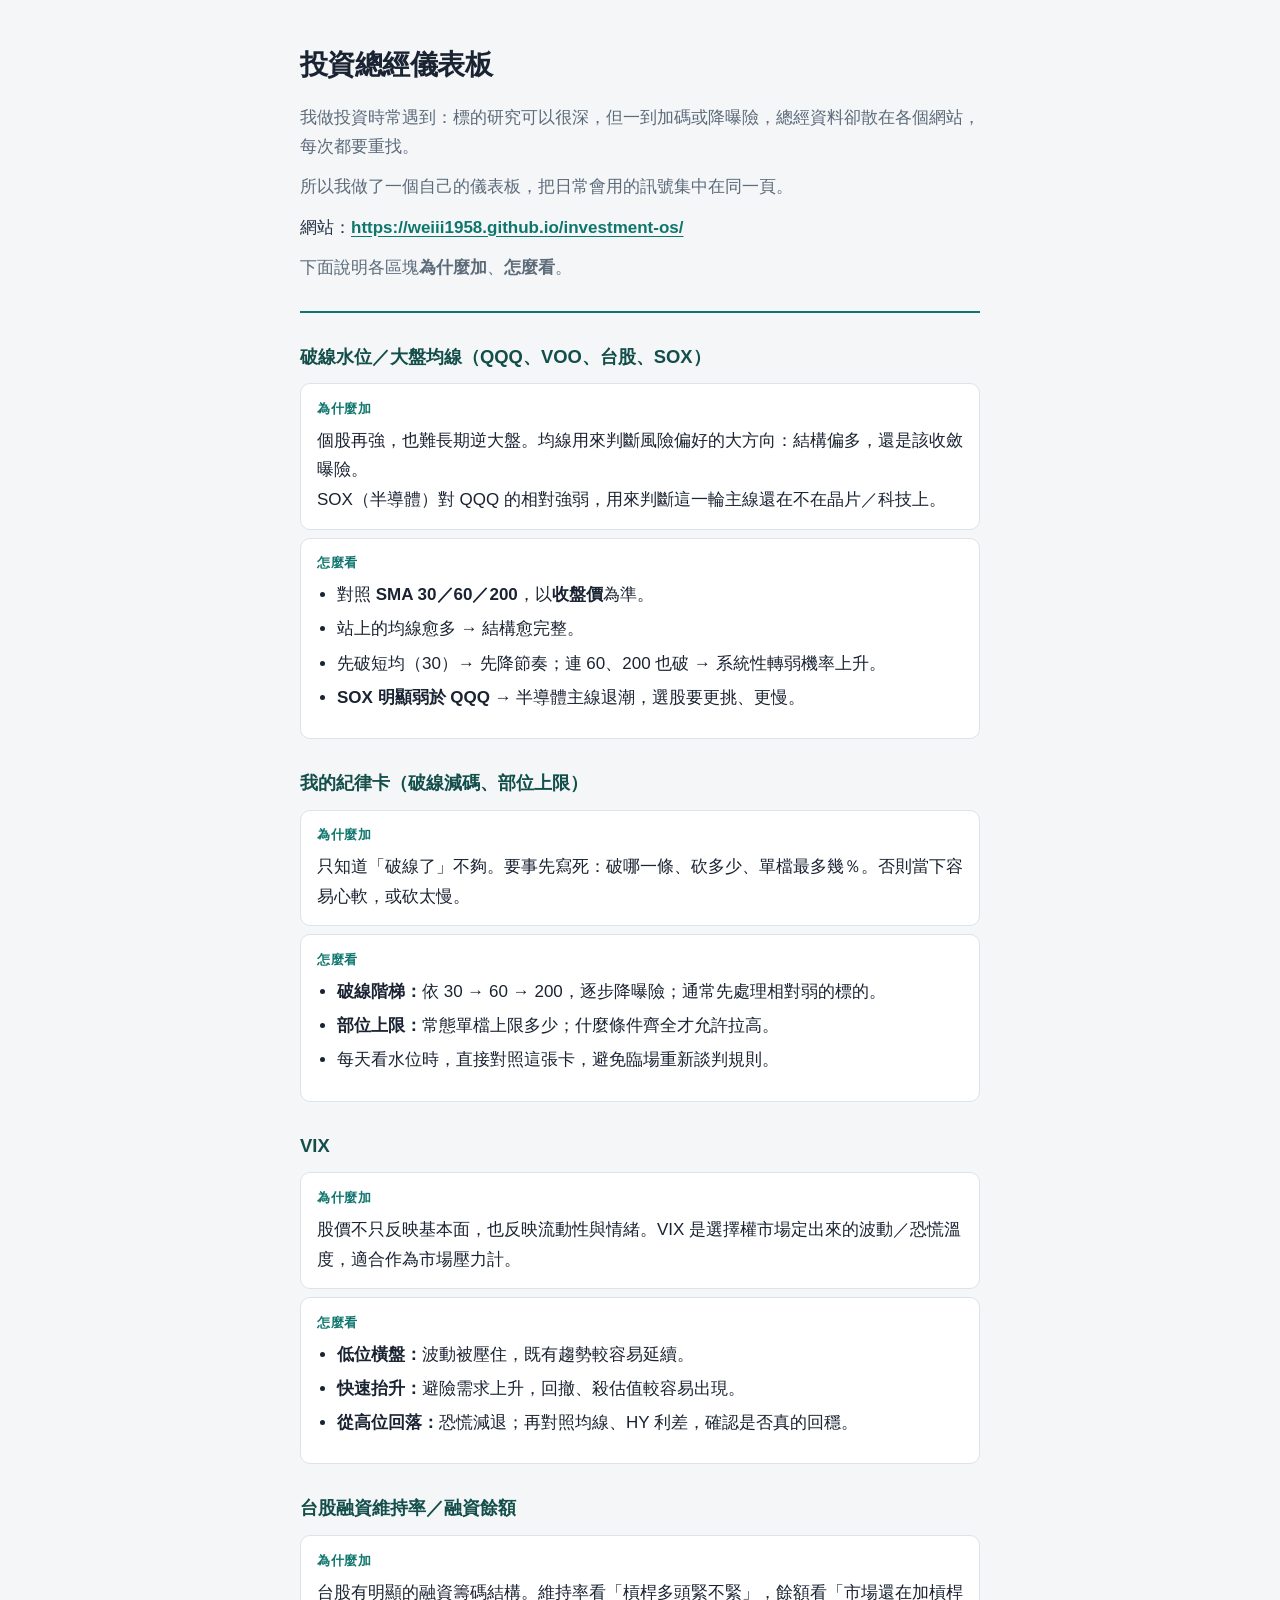
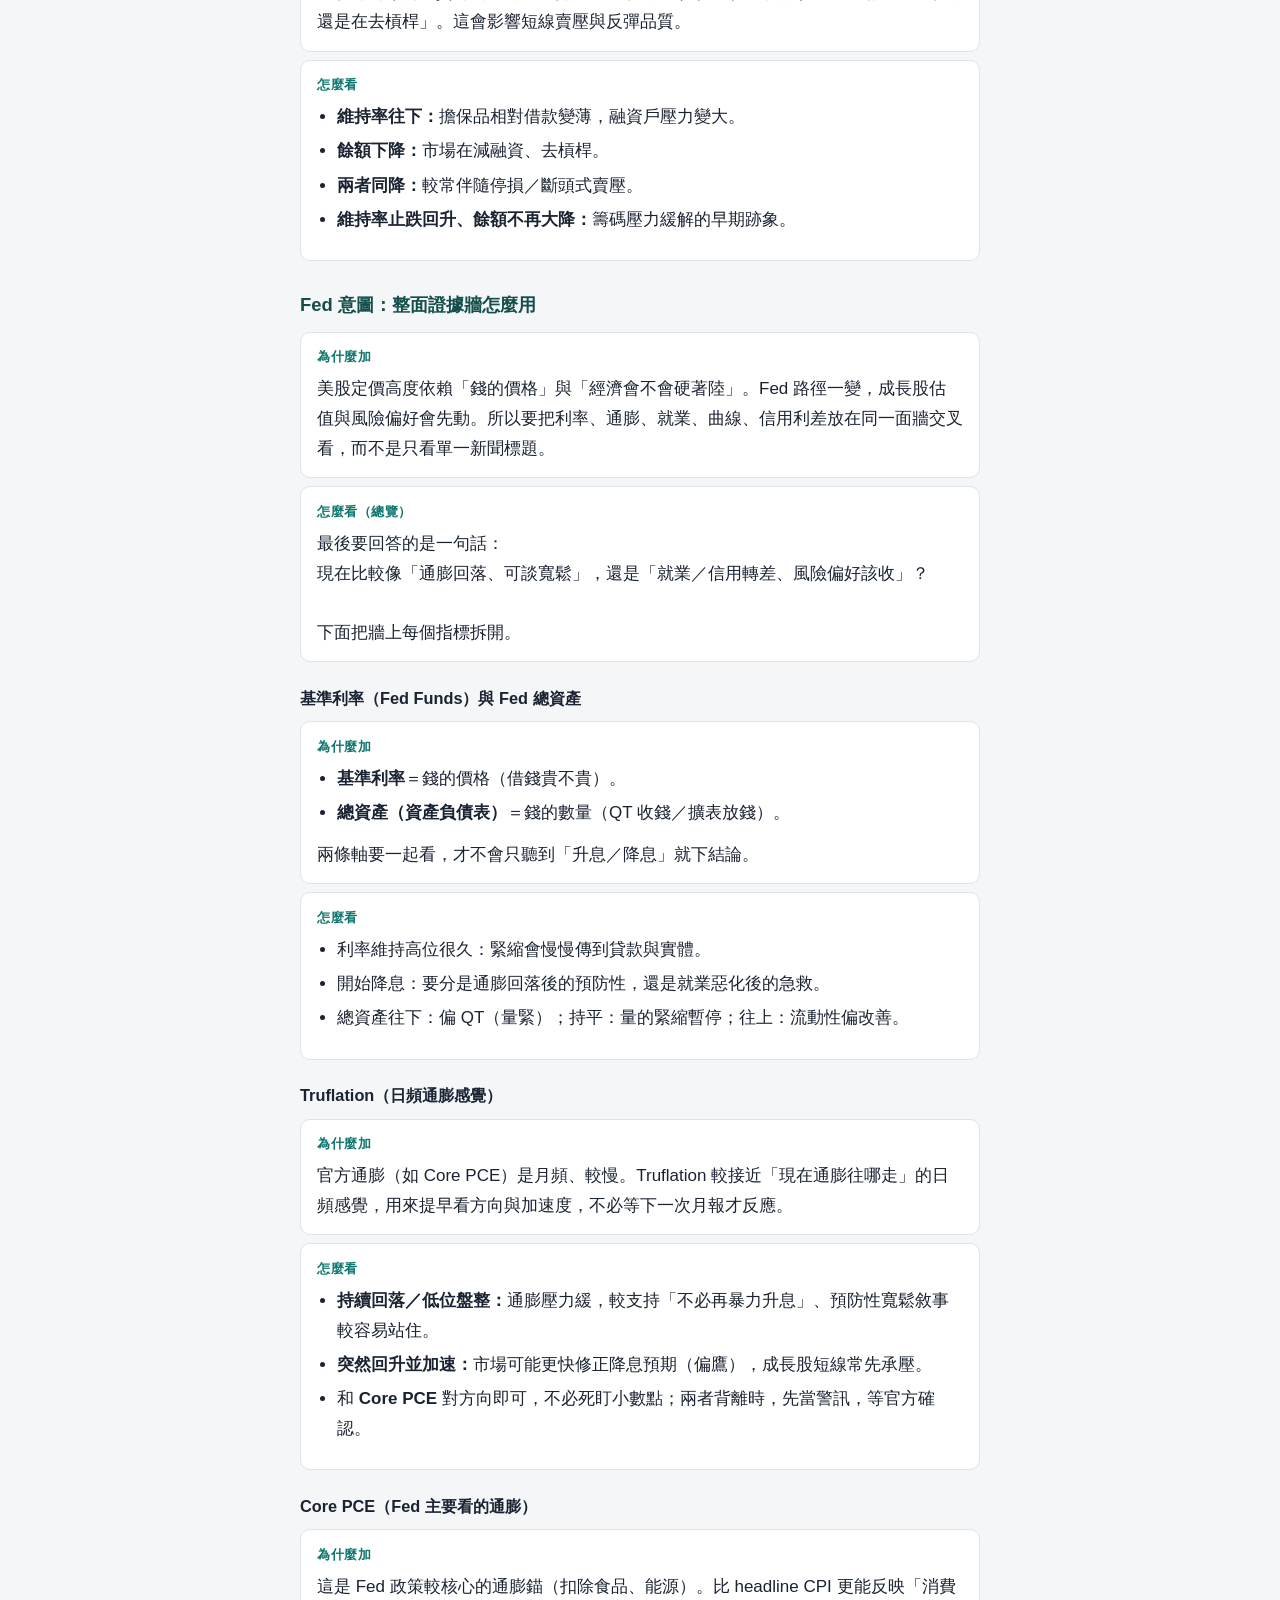
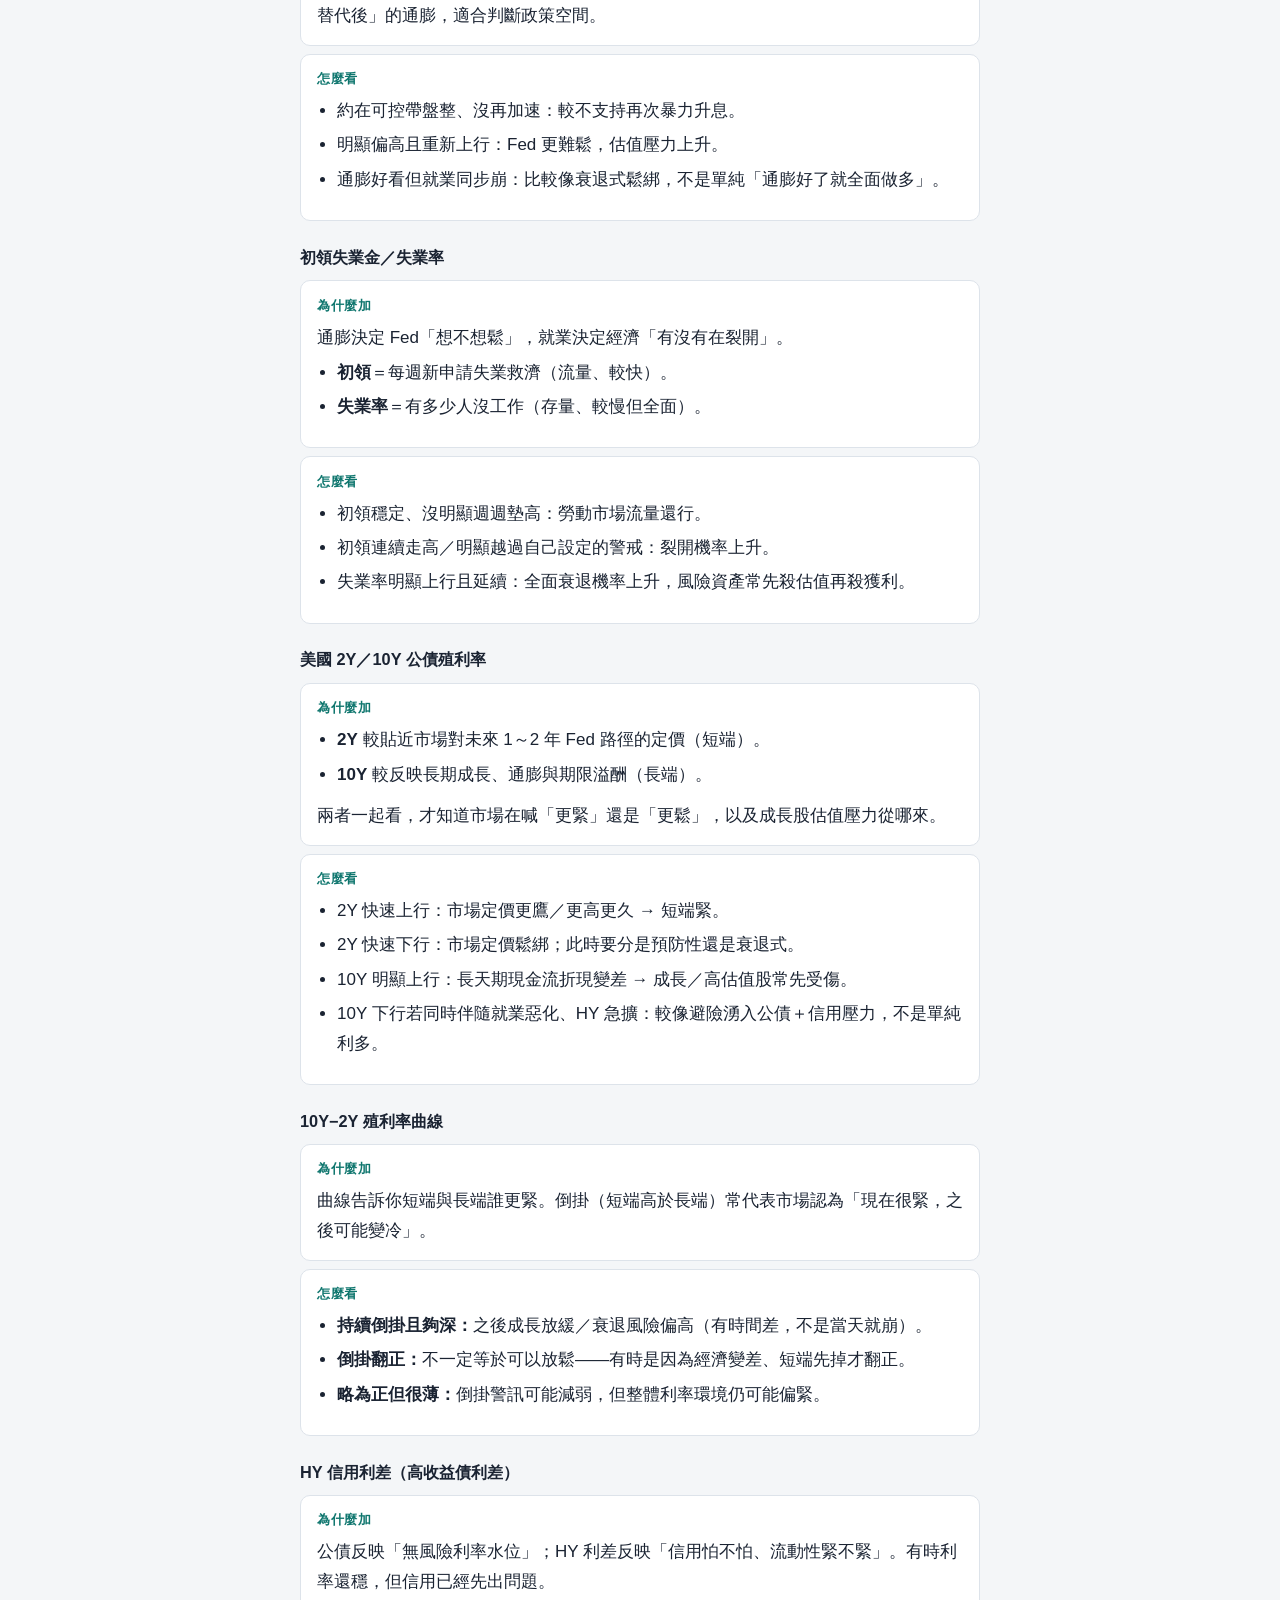
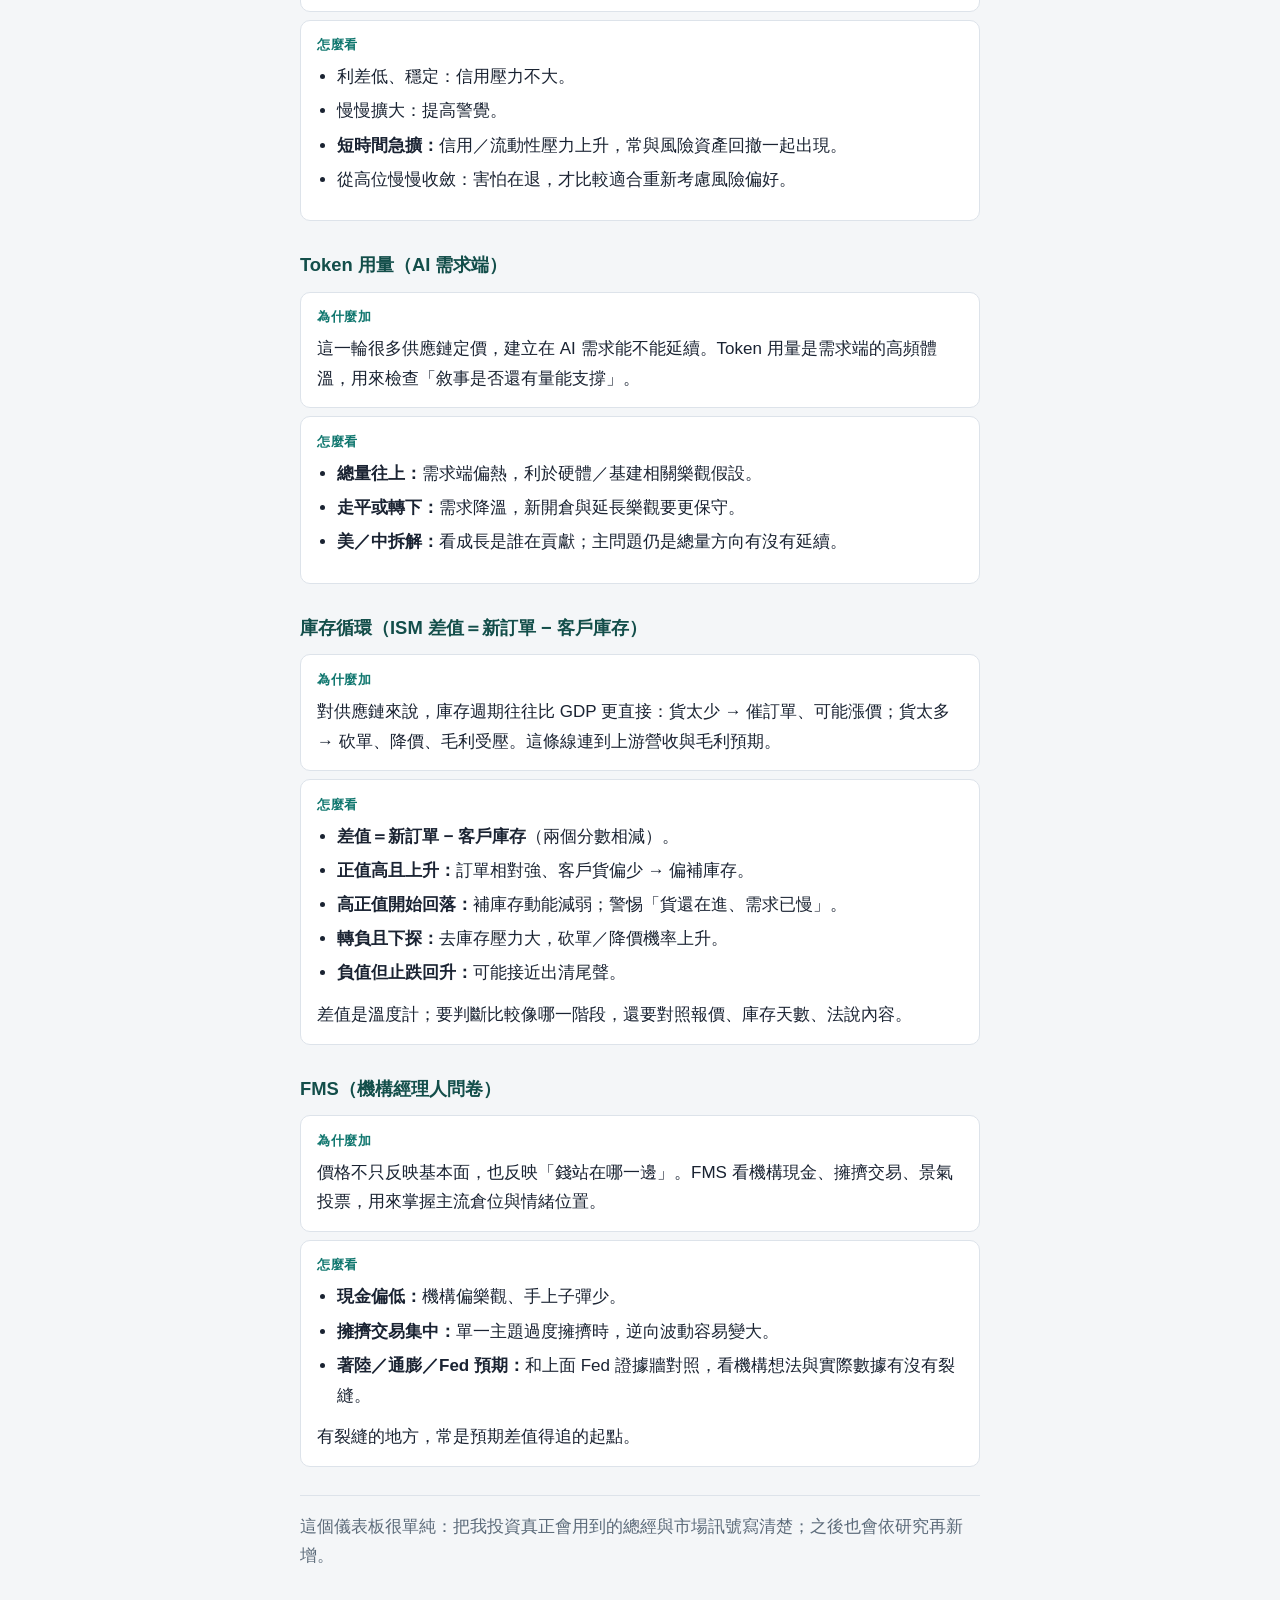
<file: report/投資總經儀表板_小作文.html>
<!DOCTYPE html>
<html lang="zh-Hant">
<head>
  <meta charset="UTF-8" />
  <meta name="viewport" content="width=device-width, initial-scale=1" />
  <title>投資總經儀表板</title>
  <style>
    :root {
      --bg: #f4f6f8;
      --paper: #fff;
      --ink: #1a2332;
      --muted: #5c6b7a;
      --line: #dde3ea;
      --accent: #0f766e;
      --max: 720px;
    }
    * { box-sizing: border-box; margin: 0; padding: 0; }
    body {
      font-family: "PingFang TC", "Noto Sans TC", "Helvetica Neue", sans-serif;
      background: var(--bg);
      color: var(--ink);
      line-height: 1.75;
      font-size: 17px;
    }
    .wrap {
      max-width: var(--max);
      margin: 0 auto;
      padding: 2.5rem 1.25rem 4rem;
    }
    header {
      margin-bottom: 1.75rem;
      padding-bottom: 1.1rem;
      border-bottom: 2px solid var(--accent);
    }
    h1 {
      font-size: 1.75rem;
      font-weight: 700;
      letter-spacing: -0.02em;
      margin-bottom: 0.85rem;
    }
    h2 {
      font-size: 1.15rem;
      margin: 1.75rem 0 0.65rem;
      color: #134e4a;
    }
    h3 {
      font-size: 1.02rem;
      margin: 1.35rem 0 0.55rem;
      color: #1a2332;
    }
    p { margin-bottom: 0.65rem; color: #243447; }
    .lead { color: var(--muted); }
    .link a {
      color: var(--accent);
      font-weight: 600;
      word-break: break-all;
      text-decoration: underline;
      text-underline-offset: 3px;
      cursor: pointer;
    }
    ul { margin: 0.35rem 0 0.75rem 1.25rem; }
    li { margin-bottom: 0.28rem; }
    .why, .how {
      background: var(--paper);
      border: 1px solid var(--line);
      border-radius: 10px;
      padding: 0.85rem 1rem;
      margin-bottom: 0.5rem;
    }
    .label {
      display: block;
      font-size: 0.8rem;
      letter-spacing: 0.04em;
      color: var(--accent);
      font-weight: 700;
      margin-bottom: 0.35rem;
    }
    hr {
      border: none;
      border-top: 1px solid var(--line);
      margin: 1.5rem 0;
    }
    footer {
      margin-top: 1.75rem;
      padding-top: 1rem;
      border-top: 1px solid var(--line);
      color: var(--muted);
    }
  </style>
</head>
<body>
  <article class="wrap">
    <header>
      <h1>投資總經儀表板</h1>
      <p class="lead">我做投資時常遇到：標的研究可以很深，但一到加碼或降曝險，總經資料卻散在各個網站，每次都要重找。</p>
      <p class="lead">所以我做了一個自己的儀表板，把日常會用的訊號集中在同一頁。</p>
      <p class="link">網站：<a href="https://weiii1958.github.io/investment-os/" target="_blank" rel="noopener">https://weiii1958.github.io/investment-os/</a></p>
      <p class="lead">下面說明各區塊<strong>為什麼加</strong>、<strong>怎麼看</strong>。</p>
    </header>

    <h2>破線水位／大盤均線（QQQ、VOO、台股、SOX）</h2>
    <div class="why">
      <span class="label">為什麼加</span>
      個股再強，也難長期逆大盤。均線用來判斷風險偏好的大方向：結構偏多，還是該收斂曝險。<br />
      SOX（半導體）對 QQQ 的相對強弱，用來判斷這一輪主線還在不在晶片／科技上。
    </div>
    <div class="how">
      <span class="label">怎麼看</span>
      <ul>
        <li>對照 <strong>SMA 30／60／200</strong>，以<strong>收盤價</strong>為準。</li>
        <li>站上的均線愈多 → 結構愈完整。</li>
        <li>先破短均（30）→ 先降節奏；連 60、200 也破 → 系統性轉弱機率上升。</li>
        <li><strong>SOX 明顯弱於 QQQ</strong> → 半導體主線退潮，選股要更挑、更慢。</li>
      </ul>
    </div>

    <h2>我的紀律卡（破線減碼、部位上限）</h2>
    <div class="why">
      <span class="label">為什麼加</span>
      只知道「破線了」不夠。要事先寫死：破哪一條、砍多少、單檔最多幾％。否則當下容易心軟，或砍太慢。
    </div>
    <div class="how">
      <span class="label">怎麼看</span>
      <ul>
        <li><strong>破線階梯：</strong>依 30 → 60 → 200，逐步降曝險；通常先處理相對弱的標的。</li>
        <li><strong>部位上限：</strong>常態單檔上限多少；什麼條件齊全才允許拉高。</li>
        <li>每天看水位時，直接對照這張卡，避免臨場重新談判規則。</li>
      </ul>
    </div>

    <h2>VIX</h2>
    <div class="why">
      <span class="label">為什麼加</span>
      股價不只反映基本面，也反映流動性與情緒。VIX 是選擇權市場定出來的波動／恐慌溫度，適合作為市場壓力計。
    </div>
    <div class="how">
      <span class="label">怎麼看</span>
      <ul>
        <li><strong>低位橫盤：</strong>波動被壓住，既有趨勢較容易延續。</li>
        <li><strong>快速抬升：</strong>避險需求上升，回撤、殺估值較容易出現。</li>
        <li><strong>從高位回落：</strong>恐慌減退；再對照均線、HY 利差，確認是否真的回穩。</li>
      </ul>
    </div>

    <h2>台股融資維持率／融資餘額</h2>
    <div class="why">
      <span class="label">為什麼加</span>
      台股有明顯的融資籌碼結構。維持率看「槓桿多頭緊不緊」，餘額看「市場還在加槓桿還是在去槓桿」。這會影響短線賣壓與反彈品質。
    </div>
    <div class="how">
      <span class="label">怎麼看</span>
      <ul>
        <li><strong>維持率往下：</strong>擔保品相對借款變薄，融資戶壓力變大。</li>
        <li><strong>餘額下降：</strong>市場在減融資、去槓桿。</li>
        <li><strong>兩者同降：</strong>較常伴隨停損／斷頭式賣壓。</li>
        <li><strong>維持率止跌回升、餘額不再大降：</strong>籌碼壓力緩解的早期跡象。</li>
      </ul>
    </div>

    <h2>Fed 意圖：整面證據牆怎麼用</h2>
    <div class="why">
      <span class="label">為什麼加</span>
      美股定價高度依賴「錢的價格」與「經濟會不會硬著陸」。Fed 路徑一變，成長股估值與風險偏好會先動。所以要把利率、通膨、就業、曲線、信用利差放在同一面牆交叉看，而不是只看單一新聞標題。
    </div>
    <div class="how">
      <span class="label">怎麼看（總覽）</span>
      最後要回答的是一句話：<br />
      現在比較像「通膨回落、可談寬鬆」，還是「就業／信用轉差、風險偏好該收」？<br /><br />
      下面把牆上每個指標拆開。
    </div>

    <h3>基準利率（Fed Funds）與 Fed 總資產</h3>
    <div class="why">
      <span class="label">為什麼加</span>
      <ul>
        <li><strong>基準利率</strong>＝錢的價格（借錢貴不貴）。</li>
        <li><strong>總資產（資產負債表）</strong>＝錢的數量（QT 收錢／擴表放錢）。</li>
      </ul>
      兩條軸要一起看，才不會只聽到「升息／降息」就下結論。
    </div>
    <div class="how">
      <span class="label">怎麼看</span>
      <ul>
        <li>利率維持高位很久：緊縮會慢慢傳到貸款與實體。</li>
        <li>開始降息：要分是通膨回落後的預防性，還是就業惡化後的急救。</li>
        <li>總資產往下：偏 QT（量緊）；持平：量的緊縮暫停；往上：流動性偏改善。</li>
      </ul>
    </div>

    <h3>Truflation（日頻通膨感覺）</h3>
    <div class="why">
      <span class="label">為什麼加</span>
      官方通膨（如 Core PCE）是月頻、較慢。Truflation 較接近「現在通膨往哪走」的日頻感覺，用來提早看方向與加速度，不必等下一次月報才反應。
    </div>
    <div class="how">
      <span class="label">怎麼看</span>
      <ul>
        <li><strong>持續回落／低位盤整：</strong>通膨壓力緩，較支持「不必再暴力升息」、預防性寬鬆敘事較容易站住。</li>
        <li><strong>突然回升並加速：</strong>市場可能更快修正降息預期（偏鷹），成長股短線常先承壓。</li>
        <li>和 <strong>Core PCE</strong> 對方向即可，不必死盯小數點；兩者背離時，先當警訊，等官方確認。</li>
      </ul>
    </div>

    <h3>Core PCE（Fed 主要看的通膨）</h3>
    <div class="why">
      <span class="label">為什麼加</span>
      這是 Fed 政策較核心的通膨錨（扣除食品、能源）。比 headline CPI 更能反映「消費替代後」的通膨，適合判斷政策空間。
    </div>
    <div class="how">
      <span class="label">怎麼看</span>
      <ul>
        <li>約在可控帶盤整、沒再加速：較不支持再次暴力升息。</li>
        <li>明顯偏高且重新上行：Fed 更難鬆，估值壓力上升。</li>
        <li>通膨好看但就業同步崩：比較像衰退式鬆綁，不是單純「通膨好了就全面做多」。</li>
      </ul>
    </div>

    <h3>初領失業金／失業率</h3>
    <div class="why">
      <span class="label">為什麼加</span>
      通膨決定 Fed「想不想鬆」，就業決定經濟「有沒有在裂開」。<br />
      <ul>
        <li><strong>初領</strong>＝每週新申請失業救濟（流量、較快）。</li>
        <li><strong>失業率</strong>＝有多少人沒工作（存量、較慢但全面）。</li>
      </ul>
    </div>
    <div class="how">
      <span class="label">怎麼看</span>
      <ul>
        <li>初領穩定、沒明顯週週墊高：勞動市場流量還行。</li>
        <li>初領連續走高／明顯越過自己設定的警戒：裂開機率上升。</li>
        <li>失業率明顯上行且延續：全面衰退機率上升，風險資產常先殺估值再殺獲利。</li>
      </ul>
    </div>

    <h3>美國 2Y／10Y 公債殖利率</h3>
    <div class="why">
      <span class="label">為什麼加</span>
      <ul>
        <li><strong>2Y</strong> 較貼近市場對未來 1～2 年 Fed 路徑的定價（短端）。</li>
        <li><strong>10Y</strong> 較反映長期成長、通膨與期限溢酬（長端）。</li>
      </ul>
      兩者一起看，才知道市場在喊「更緊」還是「更鬆」，以及成長股估值壓力從哪來。
    </div>
    <div class="how">
      <span class="label">怎麼看</span>
      <ul>
        <li>2Y 快速上行：市場定價更鷹／更高更久 → 短端緊。</li>
        <li>2Y 快速下行：市場定價鬆綁；此時要分是預防性還是衰退式。</li>
        <li>10Y 明顯上行：長天期現金流折現變差 → 成長／高估值股常先受傷。</li>
        <li>10Y 下行若同時伴隨就業惡化、HY 急擴：較像避險湧入公債＋信用壓力，不是單純利多。</li>
      </ul>
    </div>

    <h3>10Y−2Y 殖利率曲線</h3>
    <div class="why">
      <span class="label">為什麼加</span>
      曲線告訴你短端與長端誰更緊。倒掛（短端高於長端）常代表市場認為「現在很緊，之後可能變冷」。
    </div>
    <div class="how">
      <span class="label">怎麼看</span>
      <ul>
        <li><strong>持續倒掛且夠深：</strong>之後成長放緩／衰退風險偏高（有時間差，不是當天就崩）。</li>
        <li><strong>倒掛翻正：</strong>不一定等於可以放鬆——有時是因為經濟變差、短端先掉才翻正。</li>
        <li><strong>略為正但很薄：</strong>倒掛警訊可能減弱，但整體利率環境仍可能偏緊。</li>
      </ul>
    </div>

    <h3>HY 信用利差（高收益債利差）</h3>
    <div class="why">
      <span class="label">為什麼加</span>
      公債反映「無風險利率水位」；HY 利差反映「信用怕不怕、流動性緊不緊」。有時利率還穩，但信用已經先出問題。
    </div>
    <div class="how">
      <span class="label">怎麼看</span>
      <ul>
        <li>利差低、穩定：信用壓力不大。</li>
        <li>慢慢擴大：提高警覺。</li>
        <li><strong>短時間急擴：</strong>信用／流動性壓力上升，常與風險資產回撤一起出現。</li>
        <li>從高位慢慢收斂：害怕在退，才比較適合重新考慮風險偏好。</li>
      </ul>
    </div>

    <h2>Token 用量（AI 需求端）</h2>
    <div class="why">
      <span class="label">為什麼加</span>
      這一輪很多供應鏈定價，建立在 AI 需求能不能延續。Token 用量是需求端的高頻體溫，用來檢查「敘事是否還有量能支撐」。
    </div>
    <div class="how">
      <span class="label">怎麼看</span>
      <ul>
        <li><strong>總量往上：</strong>需求端偏熱，利於硬體／基建相關樂觀假設。</li>
        <li><strong>走平或轉下：</strong>需求降溫，新開倉與延長樂觀要更保守。</li>
        <li><strong>美／中拆解：</strong>看成長是誰在貢獻；主問題仍是總量方向有沒有延續。</li>
      </ul>
    </div>

    <h2>庫存循環（ISM 差值＝新訂單 − 客戶庫存）</h2>
    <div class="why">
      <span class="label">為什麼加</span>
      對供應鏈來說，庫存週期往往比 GDP 更直接：貨太少 → 催訂單、可能漲價；貨太多 → 砍單、降價、毛利受壓。這條線連到上游營收與毛利預期。
    </div>
    <div class="how">
      <span class="label">怎麼看</span>
      <ul>
        <li><strong>差值＝新訂單 − 客戶庫存</strong>（兩個分數相減）。</li>
        <li><strong>正值高且上升：</strong>訂單相對強、客戶貨偏少 → 偏補庫存。</li>
        <li><strong>高正值開始回落：</strong>補庫存動能減弱；警惕「貨還在進、需求已慢」。</li>
        <li><strong>轉負且下探：</strong>去庫存壓力大，砍單／降價機率上升。</li>
        <li><strong>負值但止跌回升：</strong>可能接近出清尾聲。</li>
      </ul>
      差值是溫度計；要判斷比較像哪一階段，還要對照報價、庫存天數、法說內容。
    </div>

    <h2>FMS（機構經理人問卷）</h2>
    <div class="why">
      <span class="label">為什麼加</span>
      價格不只反映基本面，也反映「錢站在哪一邊」。FMS 看機構現金、擁擠交易、景氣投票，用來掌握主流倉位與情緒位置。
    </div>
    <div class="how">
      <span class="label">怎麼看</span>
      <ul>
        <li><strong>現金偏低：</strong>機構偏樂觀、手上子彈少。</li>
        <li><strong>擁擠交易集中：</strong>單一主題過度擁擠時，逆向波動容易變大。</li>
        <li><strong>著陸／通膨／Fed 預期：</strong>和上面 Fed 證據牆對照，看機構想法與實際數據有沒有裂縫。</li>
      </ul>
      有裂縫的地方，常是預期差值得追的起點。
    </div>

    <footer>
      這個儀表板很單純：把我投資真正會用到的總經與市場訊號寫清楚；之後也會依研究再新增。
    </footer>
  </article>
</body>
</html>
</file>
